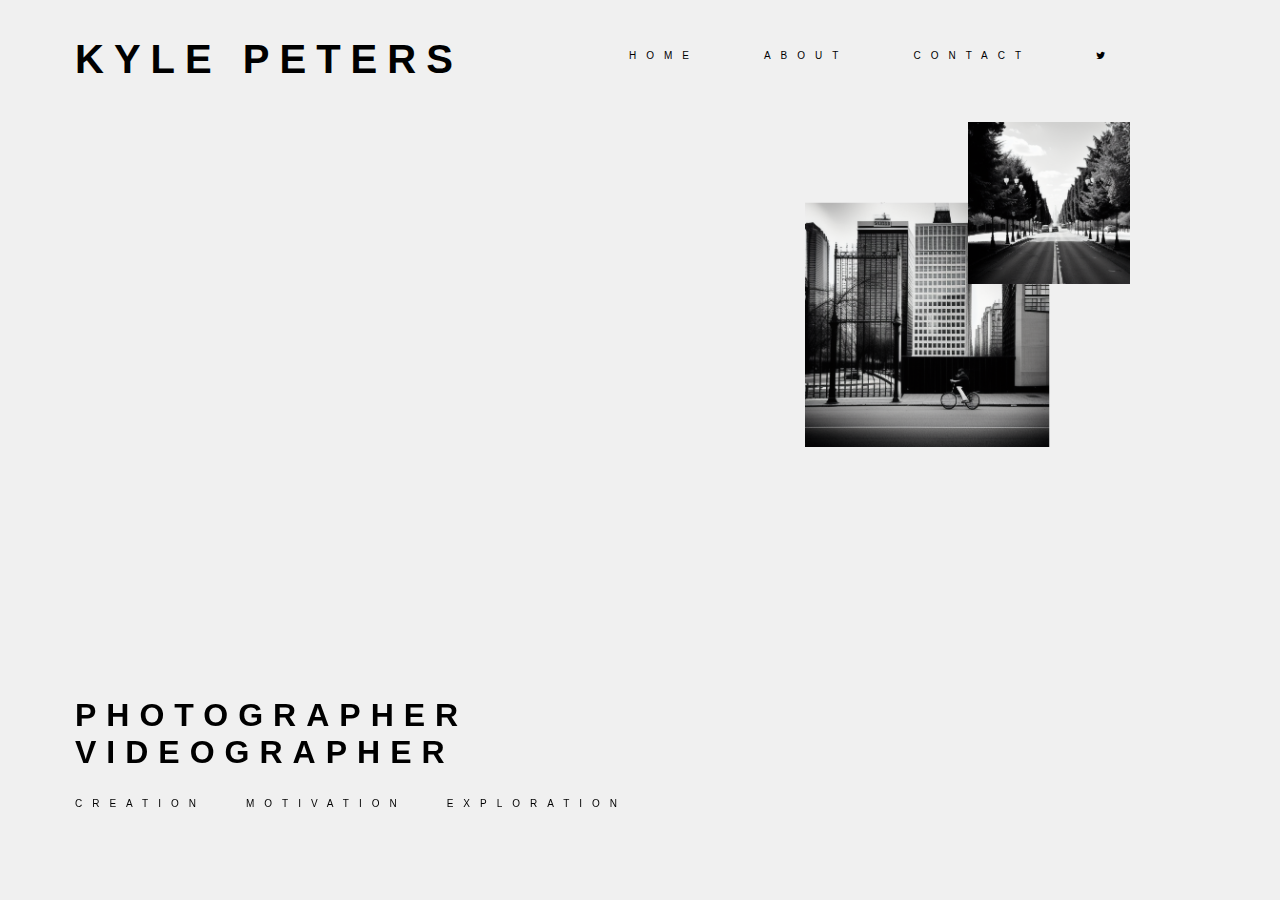
<file: index.html>
<!-------w---------

    Project 2 
    Name: Zach Jordan
    Date: 2023 08 21
    Description: This is the main page of the site. I made it minimal with a couple photos and a small header saying what the client is to get staight to the point.

------------------>
<!DOCTYPE html>
<html lang="en">
<head>
    <meta charset="UTF-8" />
    <title>Kyle Peters</title>
    <link rel="stylesheet" href="styles.css">
    <script src="hamburger.js"></script>
    <link rel="stylesheet" href="https://cdnjs.cloudflare.com/ajax/libs/font-awesome/4.7.0/css/font-awesome.min.css">
</head>
<body>
    <div id="overlay" class="overlay"></div>
    <header>
        <h1 id="page_title">KYLE PETERS</h1>
        <nav>
            <div class="hamburger">
                <div class="hamburger-line"></div>
                <div class="hamburger-line"></div>
                <div class="hamburger-line"></div>
            </div>
            <ul id="nav_links">
                <li class="list_links"><a href="index.html">HOME</a></li>
                <li class="list_links"><a href="about.html">ABOUT</a></li>
                <li class="list_links"><a href="contact.html">CONTACT</a></li>
                <li class="icon_links"><a href="https://twitter.com/Kyle_peters__" class="fa fa-twitter"></a></li>
                <li class="social_links"><a href="https://twitter.com/Kyle_peters__">TWITTER</a></li>
                <button id="closeButton">X</button>
            </ul>
        </nav>
    </header>
    <container id="home_content">
        <div id="home_photos">
            <img id="home_photo1" src="images/home_photo1.png" alt="A person riding a bike in the city">
        </div>
        <div id="home_info">
            <h2>PHOTOGRAPHER VIDEOGRAPHER</h2>
            <ul>
                <li>CREATION</li>
                <li>MOTIVATION</li>
                <li>EXPLORATION</li>
            </ul>
        </div>
    </container>
</body>
</html>
</file>
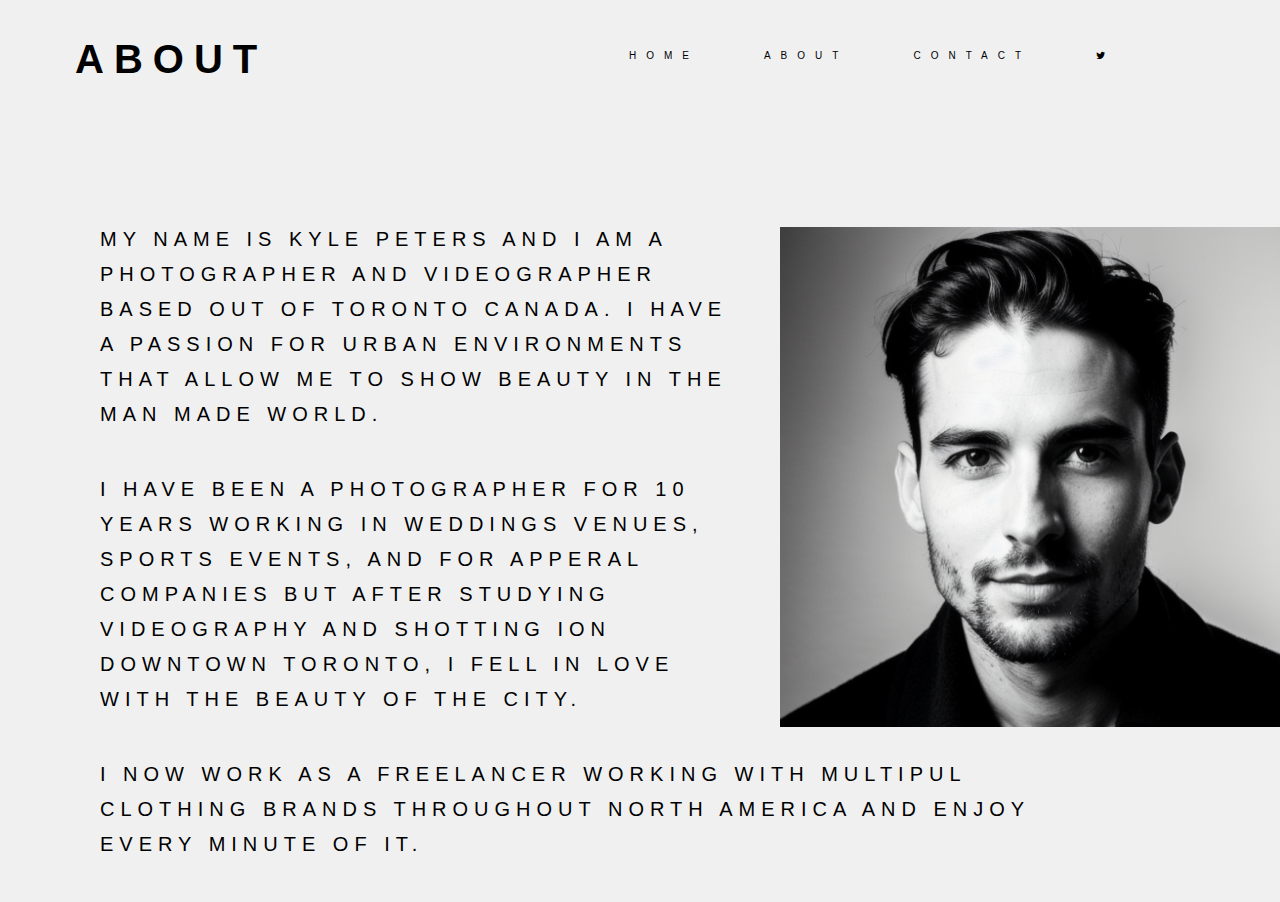
<file: about.html>
<!-------w---------

    Project 2 
    Name: Zach Jordan
    Date: 2023 08 21
    Description: This page is for the general information about the client as well as a portrait photo.

------------------>

<!DOCTYPE html>
<html lang="en">
<head>
    <meta charset="UTF-8" />
    <title>Kyle Peters - About</title>
    <script src="hamburger.js"></script>
    <link rel="stylesheet" href="styles.css">
    <link rel="stylesheet" href="https://cdnjs.cloudflare.com/ajax/libs/font-awesome/4.7.0/css/font-awesome.min.css">
</head>
<body>
    <div id="overlay" class="overlay"></div>
    <header>
        <h1 id="page_title">ABOUT</h1>
        <nav>
            <div class="hamburger">
                <div class="hamburger-line"></div>
                <div class="hamburger-line"></div>
                <div class="hamburger-line"></div>
            </div>
            <ul id="nav_links">
                <li class="list_links"><a href="index.html">HOME</a></li>
                <li class="list_links"><a href="about.html">ABOUT</a></li>
                <li class="list_links"><a href="contact.html">CONTACT</a></li>
                <li class="icon_links"><a href="https://twitter.com/Kyle_peters__" class="fa fa-twitter"></a></li>
                <li class="social_links"><a href="https://twitter.com/Kyle_peters__">TWITTER</a></li>
                <button id="closeButton">X</button>
            </ul>
        </nav>
    </header>
    <container id="about_content">
        <div id="about_photo">
            <img id="about_photo1" src="images/about_photo.png" alt="A black and white portrait of Kyle Peters">
        </div>
        <div id="about_info">
            <p>MY NAME IS KYLE PETERS AND I AM A PHOTOGRAPHER AND VIDEOGRAPHER BASED 
            OUT OF TORONTO CANADA. I HAVE A PASSION FOR URBAN ENVIRONMENTS THAT ALLOW ME TO SHOW
            BEAUTY IN THE MAN MADE WORLD.
            </p>
            <p>I HAVE BEEN A PHOTOGRAPHER FOR 10 YEARS WORKING IN WEDDINGS VENUES, SPORTS EVENTS, AND FOR APPERAL
            COMPANIES BUT AFTER STUDYING VIDEOGRAPHY AND SHOTTING ION DOWNTOWN TORONTO, I FELL IN LOVE WITH 
            THE BEAUTY OF THE CITY.   
            </p>
            <p>I NOW WORK AS A FREELANCER WORKING WITH MULTIPUL CLOTHING BRANDS THROUGHOUT NORTH AMERICA AND 
            ENJOY EVERY MINUTE OF IT.
            </p>
        </div>
    </container>
</body>
</html>
</file>
<file: styles.css>
/******w***********
    
    Project 2 Stylesheet
    Name: Zach Jordan
    Date: 2023 08 21
    Description: These are all the styles for all 3 webpages as well as their media queries.

******************/

/* styles for all pages */
body {
    margin: 0;
    padding: 0;
    font-family: Arial, Helvetica, sans-serif;
    background-color: rgb(240, 240, 240);
    height: fit-content;
}

header {
    display: flex;
    justify-content: space-between;
    align-items: center;
    padding: 10px 100px 0 100px;
}

header h1 {
    white-space: nowrap;
    font-size: 75px;
    margin-bottom: 20px;
    letter-spacing: 10px;
}

header ul {
    display: flex;
    align-items: center;
    margin: 0;
    padding: 0;
}

#overlay {
    display: none;
    position: fixed;
    top: 0;
    left: 0;
    width: 100%;
    height: 100%;
}

.list_links, .icon_links {
    list-style: none;
    font-size: 20px;
    letter-spacing: 10px;
    padding-right: 90px;
    padding-left: 20px;
}

.social_links {
    font-size: 20px;
    letter-spacing: 10px;
    display: none;
}

header ul li a {
    text-decoration: none;
    color: black;
    transition: color 0.5s ease-in-out;
}

header ul li a:hover {
    color: rgb(155, 155, 155);
}

/* Hamburger Styles */
#closeButton {
    display: none;
    background-color: transparent;
    border: none;
    cursor: pointer;
    color: white;
    font-size: 18px;
}

.hamburger {
    position: fixed;
    display: none;
    flex-direction: column;
    cursor: pointer;
    align-items: center;
    justify-content: center;
    margin-right: 20px;
}

.hamburger-line {
    width: 25px;
    height: 3px;
    background-color: black;
    margin: 3px 0;
}

/* Home page styles */
#home_photos {
    float: right;
}
#home_photo1 {
    height: 650px;
    right: 0;
    bottom: 0;
    padding-right: 250px;
    padding-top: 20px;
}

#home_info {
    width: 750px;
    padding-left: 100px;
    padding-bottom: 100px;
    position: fixed;
    bottom: 0;
    left: 0;
}

#home_info h2 {
    font-size: 60px;
    letter-spacing: 10px;
}

#home_content ul {
    display: flex;
    padding: 0;
    list-style: none;
}

#home_content ul li {
    font-size: 20px;
    letter-spacing: 3px;
    margin: 0;
    padding-right: 50px;
    letter-spacing: 10px;
}

/* About page styles */
#about_photo1 {
    height: 700px;
    padding-top: 50px;
    float: right;
}

#about_info {
    width: 1000px;
    padding-left: 100px;
    padding-top: 100px;
}

#about_info p {
    font-size: 20px;
    letter-spacing: 6px;
    line-height: 35px;
    padding-bottom: 20px;
}

/* Contact page styles */
#contact_photo1 {
    height: 600px;
    padding-top: 50px;
    float: right;
}

/* Form */
form {
    display: flex;
    flex-direction: column;
    align-items: center;
}

form ol {
    padding: 0;
}
form ol li {
    display: flex;
    flex-direction: column;
    align-items: center;
    list-style: none;
    font-size: 20px;
    letter-spacing: 10px;
}

label {
    padding-top: 50px;
    padding-bottom: 15px;
    align-items: center;
}

input, textarea {
    font-size: 15px;
    padding: 5px;
    border-radius: 5px;
    border: 1px solid rgb(179, 179, 179);
}

#name_input, #email_input {
    width: 250px;
    height: 20px;
}

#msg_input {
    width: 400px;
    height: 150px;
}

button {
    width: 150px;
    height: 40px;
    border: none;
    border-radius: 10px;
    background-color: rgb(207, 207, 207);
}

/* Error messages */
form .error {
    visibility: hidden;
    color: red;
    font-size: 15px;
}

/* Media Queries */
@media screen and (min-width: 1367px) and (max-width: 1920px) {
    header h1 {
        font-size: 50px;
    }

    .list_links {
        font-size: 13px;
        padding-right: 60px;
    }

    .icon_links {
        font-size: 13px;
    }

    /* Home page styles */
    #home_photo1 {
        height: 450px;
        padding-bottom: 150px;
        padding-right: 210px;
    }

    #home_info h2 {
        font-size: 37px;
    }

    #home_content ul li {
        font-size: 12px;
        padding-right: 40px;
    }
}

@media screen and (min-width: 1024px) and (max-width: 1366px) {
    header {
        padding: 10px 75px 0 75px;
    }

    header h1 {
        font-size: 40px;
    }

    .list_links {
        font-size: 10px;
        padding-right: 45px;
    }

    .icon_links {
        font-size: 10px;
    }

    /* Home page styles */
    #home_photo1 {
        height: 325px;
        padding-right: 150px;
        padding-bottom: 175px;
    }

    #home_info {
        width: 700px;
        padding-left: 75px;
        padding-bottom: 75px;
    }

    #home_info h2 {
        font-size: 32px;
    }

    #home_content ul li {
        font-size: 10px;
        padding-right: 40px;
    }

    /* About style */
    #about_photo1 {
        height: 500px;
        padding-top: 125px;
        padding-left: 50px;
    }
}

@media screen and (min-width: 769px) and (max-width: 1023px) {
    header h1 {
        margin-bottom: 20px;
    }

    #nav_links {
        position: fixed;
        align-items: center;
        justify-content: center;
        top: 50%;
        left: 50%;
        height: 100vh;
        width: 100vw;
        transform: translate(-50%, -50%);
        background-color: rgba(0, 0, 0, 0.415);
        flex-direction: column;
        align-items: center;
        display: none;
        z-index: 1;
    }

    .list_links {
        padding-top: 100px;
        padding: 0;
        margin: 0;
        height: 40px;
    }

    .social_links {
        height: 40px;
    }

    header ul li a {
        color: rgb(230, 230, 230);
    }

    header ul li a:hover {
        color: rgb(255, 255, 255);
    }

    .icon_links {
        display: none;
    }

    /* Hamburger Styles */
    .hamburger {
        display: flex;
    }

    #nav_links.show {
        display: flex;
        flex-direction: column;
        align-items: center;
    }

    #closeButton.show {
        display: block;
    }

    /* Home page styles */
    #home_photos {
        display: flex;
        justify-content: center;
        align-items: center;
    }

    #home_photo1 {
        height: 500px;
        position: absolute;
        top: 45%;
        left: 60%;
        transform: translate(-50%, -50%);
    }

    #home_info {
        display: flex;
        flex-direction: column;
        width: 90%;
        padding-bottom: 25px;
        text-align: center;
        justify-content: center;
        padding-left: 0;
        left: 50%;
        transform: translateX(-50%);
        align-items: center;
    }

    #home_info h2 {
        font-size: 50px;
    }

    #home_info ul {
        list-style: none;
        display: flex;
        align-items: center;
        justify-content: center;
    }

    #home_info ul li:last-child {
        padding-right: 0;
    }

    /* About styles */
    #about_photo1 {
        height: 500px;
        padding-top: 50px;
        padding-left: 20px;
        float: right;
    }

    #about_info {
        padding-left: 100px;
        padding-top: 100px;
    }

    #about_info p {
        font-size: 16px;
        letter-spacing: 1px;
        line-height: 35px;
        padding-bottom: 20px;
    }

    /* Form */
    form {
        position: absolute;
        top: 50%;
        left: 50%;
        transform: translate(-50%, -50%);
        white-space: nowrap;
    }
}
</file>
